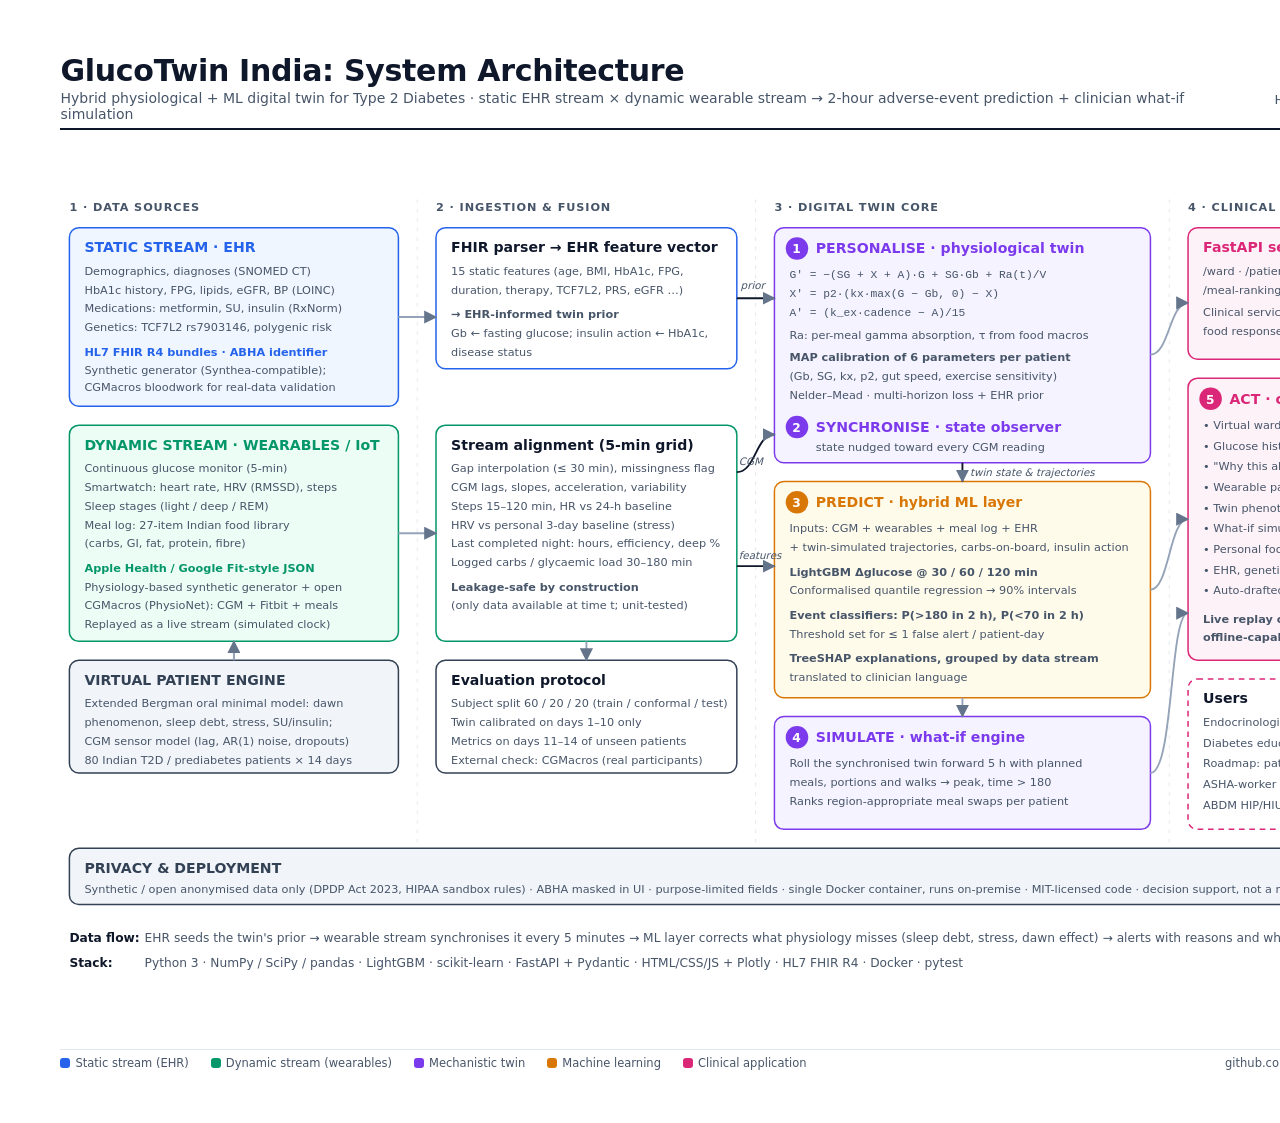
<file: docs/src/architecture.html>
<!doctype html>
<html lang="en">
<head>
<meta charset="utf-8">
<title>GlucoTwin India Architecture</title>
<style>
  @page { size: 420mm 297mm; margin: 0; }
  :root {
    --ink: #0f172a; --muted: #475569; --line: #94a3b8;
    --static: #2563eb; --static-bg: #eff6ff;
    --dyn: #059669; --dyn-bg: #ecfdf5;
    --twin: #7c3aed; --twin-bg: #f5f3ff;
    --ml: #d97706; --ml-bg: #fffbeb;
    --app: #db2777; --app-bg: #fdf2f8;
    --gov: #334155; --gov-bg: #f1f5f9;
  }
  * { box-sizing: border-box; }
  html, body { margin: 0; background: #fff; color: var(--ink); font-family: "Segoe UI", Inter, system-ui, sans-serif; }
  .page { width: 420mm; height: 297mm; padding: 14mm 16mm; display: flex; flex-direction: column; }
  header { display: flex; align-items: flex-end; justify-content: space-between; border-bottom: 2px solid var(--ink); padding-bottom: 6px; margin-bottom: 10px; }
  h1 { margin: 0; font-size: 30px; letter-spacing: -0.01em; }
  header .sub { color: var(--muted); font-size: 14px; margin-top: 2px; }
  header .team { text-align: right; font-size: 13px; color: var(--muted); }
  header .team b { color: var(--ink); font-size: 15px; }
  svg { flex: 1; width: 100%; }
  .box rect { stroke-width: 1.6; rx: 10; }
  text { font-family: "Segoe UI", Inter, system-ui, sans-serif; fill: var(--ink); }
  .t { font-size: 15px; font-weight: 700; }
  .s { font-size: 12px; fill: var(--muted); }
  .lane { font-size: 12px; font-weight: 700; letter-spacing: 0.08em; text-transform: uppercase; }
  .num { font-size: 13px; font-weight: 800; fill: #fff; }
  .edge { stroke: var(--line); stroke-width: 2; fill: none; marker-end: url(#arr); }
  .edge.strong { stroke: var(--ink); }
  .elabel { font-size: 11px; fill: var(--muted); font-style: italic; }
  footer { display: flex; gap: 22px; font-size: 11.5px; color: var(--muted); border-top: 1px solid #e2e8f0; padding-top: 6px; }
  footer i { display: inline-block; width: 10px; height: 10px; border-radius: 3px; margin-right: 5px; vertical-align: -1px; }
</style>
</head>
<body>
<div class="page">
  <header>
    <div>
      <h1>GlucoTwin India: System Architecture</h1>
      <div class="sub">Hybrid physiological + ML digital twin for Type 2 Diabetes · static EHR stream ⨯ dynamic wearable stream → 2-hour adverse-event prediction + clinician what-if simulation</div>
    </div>
    <div class="team"><b>Team Vicimus</b><br>Vishwakarma Institute of Technology<br>Happiest Health Digital Twin Challenge 2026</div>
  </header>

  <svg viewBox="0 0 1560 860" xmlns="http://www.w3.org/2000/svg">
    <defs>
      <marker id="arr" viewBox="0 0 10 10" refX="9" refY="5" markerWidth="7" markerHeight="7" orient="auto-start-reverse">
        <path d="M0,0 L10,5 L0,10 z" fill="#64748b"/>
      </marker>
    </defs>

    <!-- lanes -->
    <text x="10" y="22" class="lane" style="fill:var(--muted)">1 · Data sources</text>
    <text x="400" y="22" class="lane" style="fill:var(--muted)">2 · Ingestion &amp; fusion</text>
    <text x="760" y="22" class="lane" style="fill:var(--muted)">3 · Digital twin core</text>
    <text x="1200" y="22" class="lane" style="fill:var(--muted)">4 · Clinical application</text>
    <line x1="380" y1="10" x2="380" y2="760" stroke="#e2e8f0" stroke-dasharray="4 6"/>
    <line x1="740" y1="10" x2="740" y2="760" stroke="#e2e8f0" stroke-dasharray="4 6"/>
    <line x1="1180" y1="10" x2="1180" y2="760" stroke="#e2e8f0" stroke-dasharray="4 6"/>

    <!-- SOURCES -->
    <g class="box"><rect x="10" y="40" width="350" height="190" fill="var(--static-bg)" stroke="var(--static)"/></g>
    <text x="26" y="66" class="t" style="fill:var(--static)">STATIC STREAM · EHR</text>
    <text x="26" y="90" class="s">Demographics, diagnoses (SNOMED CT)</text>
    <text x="26" y="110" class="s">HbA1c history, FPG, lipids, eGFR, BP (LOINC)</text>
    <text x="26" y="130" class="s">Medications: metformin, SU, insulin (RxNorm)</text>
    <text x="26" y="150" class="s">Genetics: TCF7L2 rs7903146, polygenic risk</text>
    <text x="26" y="176" class="s" style="font-weight:600;fill:var(--static)">HL7 FHIR R4 bundles · ABHA identifier</text>
    <text x="26" y="196" class="s">Synthetic generator (Synthea-compatible);</text>
    <text x="26" y="214" class="s">CGMacros bloodwork for real-data validation</text>

    <g class="box"><rect x="10" y="250" width="350" height="230" fill="var(--dyn-bg)" stroke="var(--dyn)"/></g>
    <text x="26" y="276" class="t" style="fill:var(--dyn)">DYNAMIC STREAM · WEARABLES / IoT</text>
    <text x="26" y="300" class="s">Continuous glucose monitor (5-min)</text>
    <text x="26" y="320" class="s">Smartwatch: heart rate, HRV (RMSSD), steps</text>
    <text x="26" y="340" class="s">Sleep stages (light / deep / REM)</text>
    <text x="26" y="360" class="s">Meal log: 27-item Indian food library</text>
    <text x="26" y="380" class="s">(carbs, GI, fat, protein, fibre)</text>
    <text x="26" y="406" class="s" style="font-weight:600;fill:var(--dyn)">Apple Health / Google Fit-style JSON</text>
    <text x="26" y="426" class="s">Physiology-based synthetic generator + open</text>
    <text x="26" y="446" class="s">CGMacros (PhysioNet): CGM + Fitbit + meals</text>
    <text x="26" y="466" class="s">Replayed as a live stream (simulated clock)</text>

    <g class="box"><rect x="10" y="500" width="350" height="120" fill="var(--gov-bg)" stroke="var(--gov)"/></g>
    <text x="26" y="526" class="t" style="fill:var(--gov)">VIRTUAL PATIENT ENGINE</text>
    <text x="26" y="550" class="s">Extended Bergman oral minimal model: dawn</text>
    <text x="26" y="570" class="s">phenomenon, sleep debt, stress, SU/insulin;</text>
    <text x="26" y="590" class="s">CGM sensor model (lag, AR(1) noise, dropouts)</text>
    <text x="26" y="610" class="s">80 Indian T2D / prediabetes patients × 14 days</text>

    <!-- INGESTION -->
    <g class="box"><rect x="400" y="40" width="320" height="150" fill="#fff" stroke="var(--static)"/></g>
    <text x="416" y="66" class="t">FHIR parser → EHR feature vector</text>
    <text x="416" y="90" class="s">15 static features (age, BMI, HbA1c, FPG,</text>
    <text x="416" y="110" class="s">duration, therapy, TCF7L2, PRS, eGFR …)</text>
    <text x="416" y="136" class="s" style="font-weight:600">→ EHR-informed twin prior</text>
    <text x="416" y="156" class="s">Gb ← fasting glucose; insulin action ← HbA1c,</text>
    <text x="416" y="176" class="s">disease status</text>

    <g class="box"><rect x="400" y="250" width="320" height="230" fill="#fff" stroke="var(--dyn)"/></g>
    <text x="416" y="276" class="t">Stream alignment (5-min grid)</text>
    <text x="416" y="300" class="s">Gap interpolation (≤ 30 min), missingness flag</text>
    <text x="416" y="320" class="s">CGM lags, slopes, acceleration, variability</text>
    <text x="416" y="340" class="s">Steps 15–120 min, HR vs 24-h baseline</text>
    <text x="416" y="360" class="s">HRV vs personal 3-day baseline (stress)</text>
    <text x="416" y="380" class="s">Last completed night: hours, efficiency, deep %</text>
    <text x="416" y="400" class="s">Logged carbs / glycaemic load 30–180 min</text>
    <text x="416" y="426" class="s" style="font-weight:600">Leakage-safe by construction</text>
    <text x="416" y="446" class="s">(only data available at time t; unit-tested)</text>

    <g class="box"><rect x="400" y="500" width="320" height="120" fill="#fff" stroke="var(--gov)"/></g>
    <text x="416" y="526" class="t">Evaluation protocol</text>
    <text x="416" y="550" class="s">Subject split 60 / 20 / 20 (train / conformal / test)</text>
    <text x="416" y="570" class="s">Twin calibrated on days 1–10 only</text>
    <text x="416" y="590" class="s">Metrics on days 11–14 of unseen patients</text>
    <text x="416" y="610" class="s">External check: CGMacros (real participants)</text>

    <!-- TWIN CORE -->
    <g class="box"><rect x="760" y="40" width="400" height="250" fill="var(--twin-bg)" stroke="var(--twin)"/></g>
    <circle cx="784" cy="62" r="12" fill="var(--twin)"/><text x="779" y="67" class="num">1</text>
    <text x="804" y="67" class="t" style="fill:var(--twin)">PERSONALISE · physiological twin</text>
    <text x="776" y="94" class="s" style="font-family:Consolas,monospace">G′ = −(SG + X + A)·G + SG·Gb + Ra(t)/V</text>
    <text x="776" y="114" class="s" style="font-family:Consolas,monospace">X′ = p2·(kx·max(G − Gb, 0) − X)</text>
    <text x="776" y="134" class="s" style="font-family:Consolas,monospace">A′ = (k_ex·cadence − A)/15</text>
    <text x="776" y="158" class="s">Ra: per-meal gamma absorption, τ from food macros</text>
    <text x="776" y="182" class="s" style="font-weight:600">MAP calibration of 6 parameters per patient</text>
    <text x="776" y="202" class="s">(Gb, SG, kx, p2, gut speed, exercise sensitivity)</text>
    <text x="776" y="222" class="s">Nelder–Mead · multi-horizon loss + EHR prior</text>
    <circle cx="784" cy="252" r="12" fill="var(--twin)"/><text x="779" y="257" class="num">2</text>
    <text x="804" y="257" class="t" style="fill:var(--twin)">SYNCHRONISE · state observer</text>
    <text x="804" y="278" class="s">state nudged toward every CGM reading</text>

    <g class="box"><rect x="760" y="310" width="400" height="230" fill="var(--ml-bg)" stroke="var(--ml)"/></g>
    <circle cx="784" cy="332" r="12" fill="var(--ml)"/><text x="779" y="337" class="num">3</text>
    <text x="804" y="337" class="t" style="fill:var(--ml)">PREDICT · hybrid ML layer</text>
    <text x="776" y="364" class="s">Inputs: CGM + wearables + meal log + EHR</text>
    <text x="776" y="384" class="s">+ twin-simulated trajectories, carbs-on-board, insulin action</text>
    <text x="776" y="410" class="s" style="font-weight:600">LightGBM Δglucose @ 30 / 60 / 120 min</text>
    <text x="776" y="430" class="s">Conformalised quantile regression → 90% intervals</text>
    <text x="776" y="456" class="s" style="font-weight:600">Event classifiers: P(&gt;180 in 2 h), P(&lt;70 in 2 h)</text>
    <text x="776" y="476" class="s">Threshold set for ≤ 1 false alert / patient-day</text>
    <text x="776" y="502" class="s" style="font-weight:600">TreeSHAP explanations, grouped by data stream</text>
    <text x="776" y="522" class="s">translated to clinician language</text>

    <g class="box"><rect x="760" y="560" width="400" height="120" fill="var(--twin-bg)" stroke="var(--twin)"/></g>
    <circle cx="784" cy="582" r="12" fill="var(--twin)"/><text x="779" y="587" class="num">4</text>
    <text x="804" y="587" class="t" style="fill:var(--twin)">SIMULATE · what-if engine</text>
    <text x="776" y="614" class="s">Roll the synchronised twin forward 5 h with planned</text>
    <text x="776" y="634" class="s">meals, portions and walks → peak, time &gt; 180</text>
    <text x="776" y="654" class="s">Ranks region-appropriate meal swaps per patient</text>

    <!-- APP -->
    <g class="box"><rect x="1200" y="40" width="350" height="140" fill="var(--app-bg)" stroke="var(--app)"/></g>
    <text x="1216" y="66" class="t" style="fill:var(--app)">FastAPI service</text>
    <text x="1216" y="90" class="s">/ward · /patients/{id} · /whatif</text>
    <text x="1216" y="110" class="s">/meal-ranking · /fhir · OpenAPI docs</text>
    <text x="1216" y="134" class="s">Clinical service layer: TIR, GMI, CV,</text>
    <text x="1216" y="154" class="s">food response, sleep effect, summaries</text>

    <g class="box"><rect x="1200" y="200" width="350" height="300" fill="var(--app-bg)" stroke="var(--app)"/></g>
    <circle cx="1224" cy="222" r="12" fill="var(--app)"/><text x="1219" y="227" class="num">5</text>
    <text x="1244" y="227" class="t" style="fill:var(--app)">ACT · clinician dashboard</text>
    <text x="1216" y="254" class="s">• Virtual ward triaged by 2-h risk</text>
    <text x="1216" y="276" class="s">• Glucose history + forecast cone + twin curve</text>
    <text x="1216" y="298" class="s">• "Why this alert": patient-specific drivers</text>
    <text x="1216" y="320" class="s">• Wearable panel: HR, HRV, steps, hypnogram</text>
    <text x="1216" y="342" class="s">• Twin phenotype percentiles</text>
    <text x="1216" y="364" class="s">• What-if simulator + best meal swaps</text>
    <text x="1216" y="386" class="s">• Personal food response, sleep vs glucose</text>
    <text x="1216" y="408" class="s">• EHR, genetics, HbA1c trend, FHIR viewer</text>
    <text x="1216" y="430" class="s">• Auto-drafted pre-consultation summary</text>
    <text x="1216" y="460" class="s" style="font-weight:600">Live replay of the stream · light/dark ·</text>
    <text x="1216" y="480" class="s" style="font-weight:600">offline-capable (no CDN at runtime)</text>

    <g class="box"><rect x="1200" y="520" width="350" height="160" fill="#fff" stroke="var(--app)" stroke-dasharray="6 5"/></g>
    <text x="1216" y="546" class="t">Users</text>
    <text x="1216" y="570" class="s">Endocrinologist / GP: OPD &amp; tele-consult</text>
    <text x="1216" y="592" class="s">Diabetes educator: diet counselling</text>
    <text x="1216" y="614" class="s">Roadmap: patient app alerts (Hindi / Kannada),</text>
    <text x="1216" y="636" class="s">ASHA-worker low-bandwidth mode,</text>
    <text x="1216" y="658" class="s">ABDM HIP/HIU consent integration</text>

    <!-- governance band -->
    <g class="box"><rect x="10" y="700" width="1540" height="60" fill="var(--gov-bg)" stroke="var(--gov)"/></g>
    <text x="26" y="726" class="t" style="fill:var(--gov)">PRIVACY &amp; DEPLOYMENT</text>
    <text x="26" y="748" class="s">Synthetic / open anonymised data only (DPDP Act 2023, HIPAA sandbox rules) · ABHA masked in UI · purpose-limited fields · single Docker container, runs on-premise · MIT-licensed code · decision support, not a medical device</text>

    <!-- edges -->
    <path class="edge" d="M360 135 H400"/>
    <path class="edge" d="M360 365 H400"/>
    <path class="edge" d="M185 480 V500" style="marker-end:none"/>
    <path class="edge" d="M185 500 V480"/>
    <path class="edge strong" d="M720 115 H760"/>
    <text x="724" y="105" class="elabel">prior</text>
    <path class="edge strong" d="M720 300 C740 300, 740 260, 760 260"/>
    <text x="722" y="292" class="elabel">CGM</text>
    <path class="edge strong" d="M720 400 H760"/>
    <text x="722" y="392" class="elabel">features</text>
    <path class="edge strong" d="M960 290 V310"/>
    <text x="968" y="304" class="elabel">twin state &amp; trajectories</text>
    <path class="edge" d="M1160 175 C1180 175, 1180 120, 1200 120"/>
    <path class="edge" d="M1160 425 C1180 425, 1180 350, 1200 350"/>
    <path class="edge" d="M1160 620 C1185 620, 1180 450, 1200 450"/>
    <path class="edge" d="M1375 180 V200"/>
    <path class="edge" d="M960 540 V560"/>
    <path class="edge" d="M560 480 V500"/>

    <!-- feedback loop -->
    <path d="M1375 500 C1375 520, 1300 520, 1300 520" stroke="none" fill="none"/>
    <text x="10" y="800" class="s" style="font-size:13px;font-weight:600;fill:var(--ink)">Data flow:</text>
    <text x="90" y="800" class="s" style="font-size:13px">EHR seeds the twin's prior → wearable stream synchronises it every 5 minutes → ML layer corrects what physiology misses (sleep debt, stress, dawn effect) → alerts with reasons and what-if simulations reach the doctor.</text>
    <text x="10" y="826" class="s" style="font-size:13px;font-weight:600;fill:var(--ink)">Stack:</text>
    <text x="90" y="826" class="s" style="font-size:13px">Python 3 · NumPy / SciPy / pandas · LightGBM · scikit-learn · FastAPI + Pydantic · HTML/CSS/JS + Plotly · HL7 FHIR R4 · Docker · pytest</text>
  </svg>

  <footer>
    <span><i style="background:var(--static)"></i>Static stream (EHR)</span>
    <span><i style="background:var(--dyn)"></i>Dynamic stream (wearables)</span>
    <span><i style="background:var(--twin)"></i>Mechanistic twin</span>
    <span><i style="background:var(--ml)"></i>Machine learning</span>
    <span><i style="background:var(--app)"></i>Clinical application</span>
    <span style="margin-left:auto">github.com/chitrangad-ram-sapate · GlucoTwin India</span>
  </footer>
</div>
</body>
</html>
</file>
